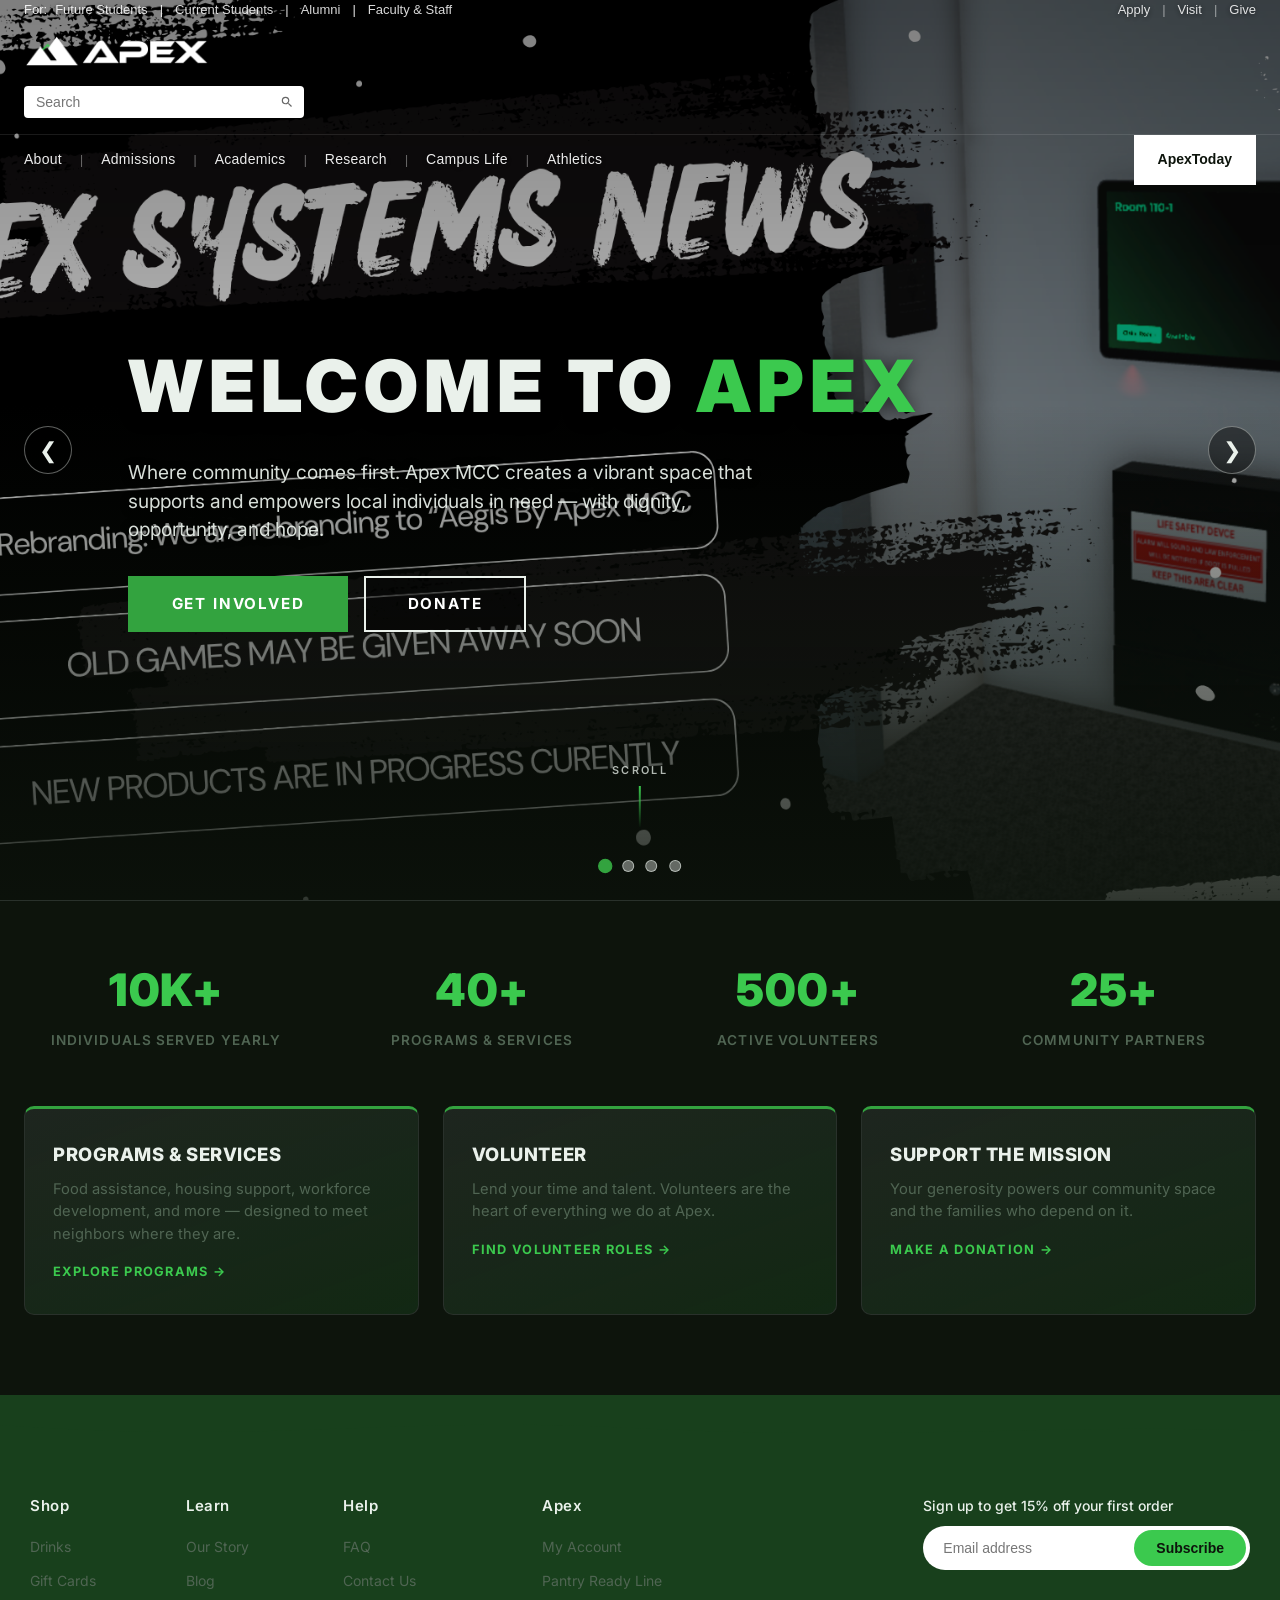
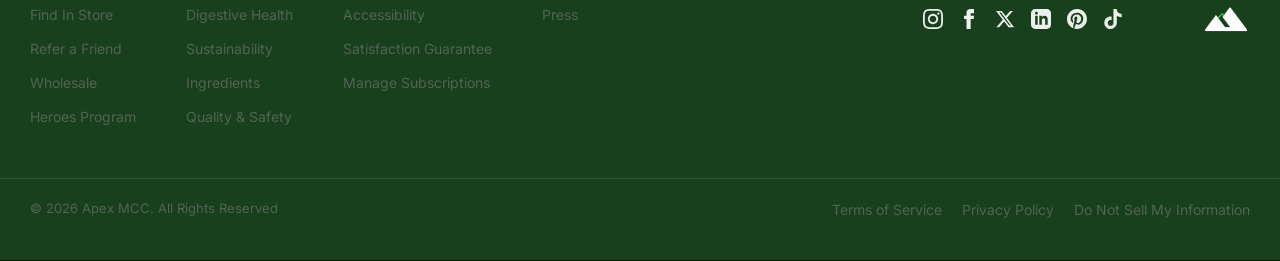
<file: index.html>
<!DOCTYPE html>
<html lang="en">
<head>
  <meta charset="UTF-8">
  <meta name="viewport" content="width=device-width, initial-scale=1.0">
  <meta http-equiv="refresh" content="0; url=pages/">
  <title>Redirecting…</title>
</head>
<body>
  <p>Redirecting to <a href="pages/">pages/</a>…</p>
</body>
</html>
</file>
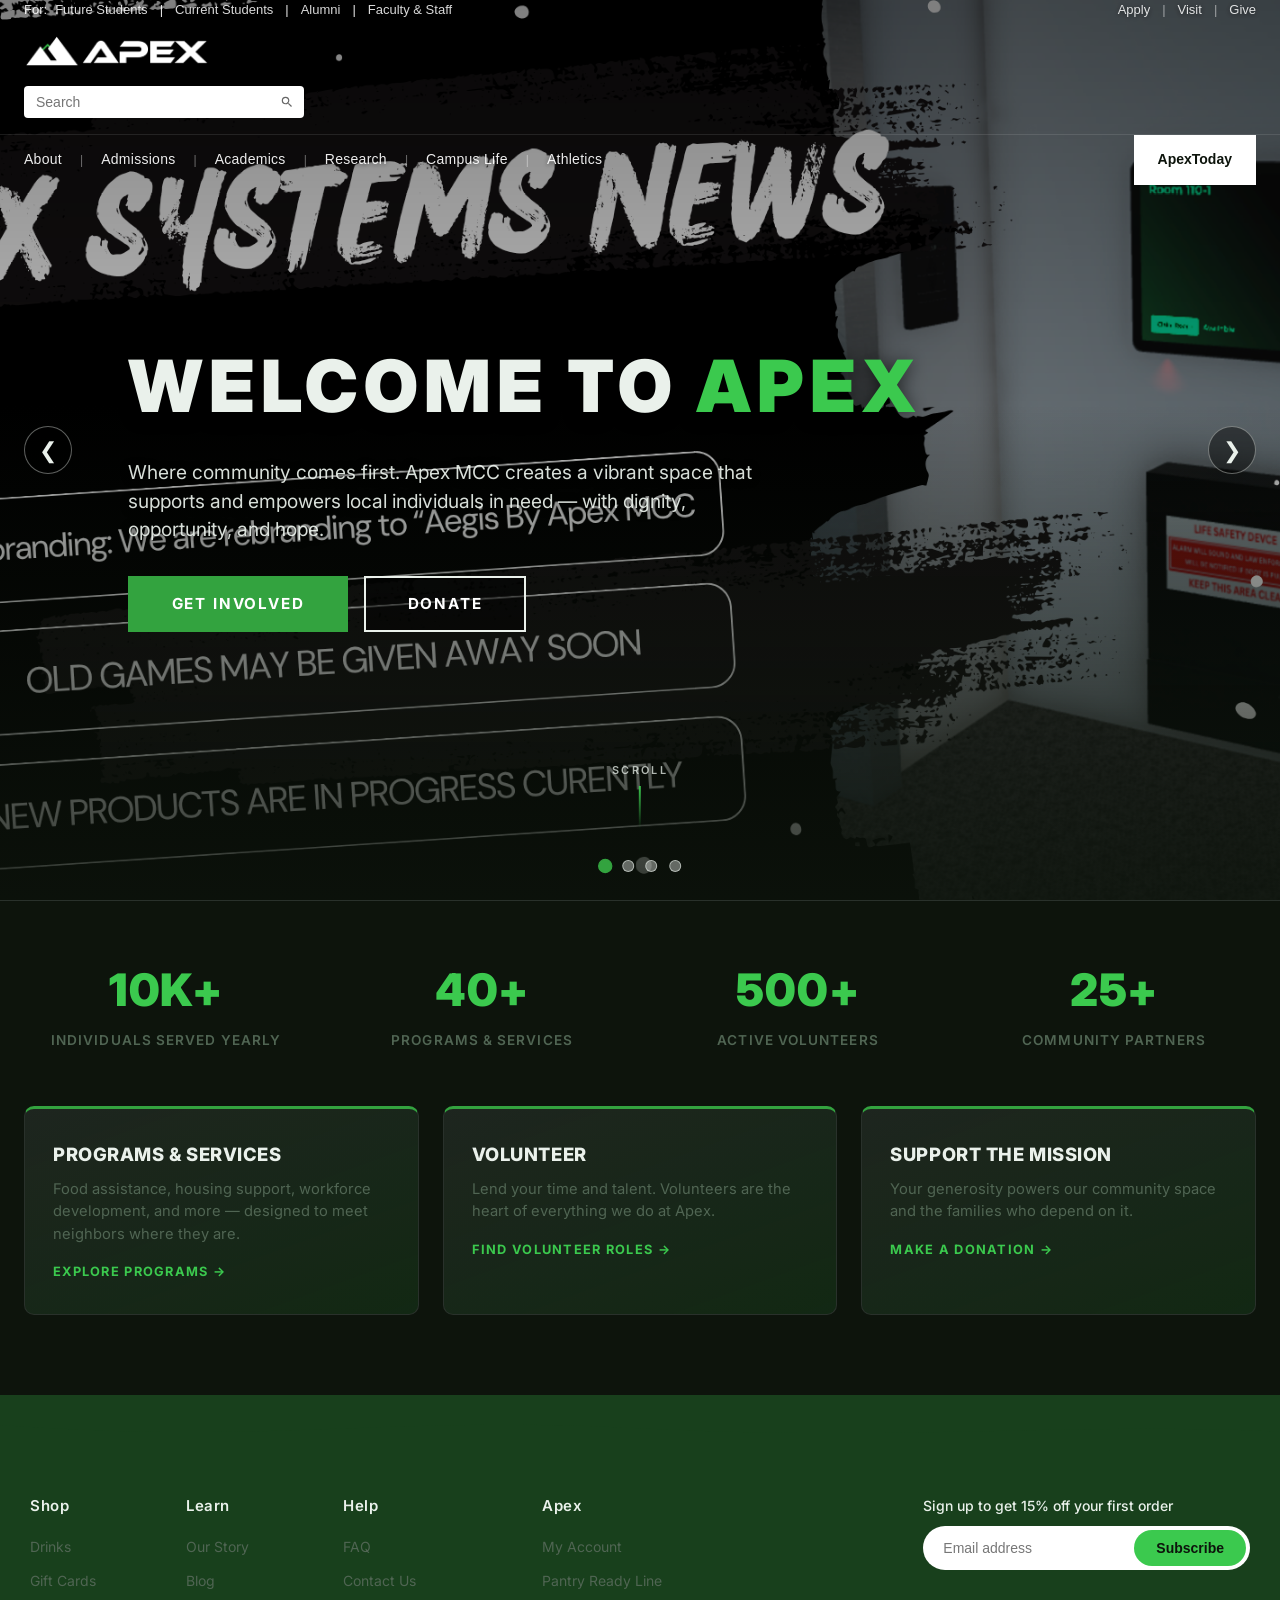
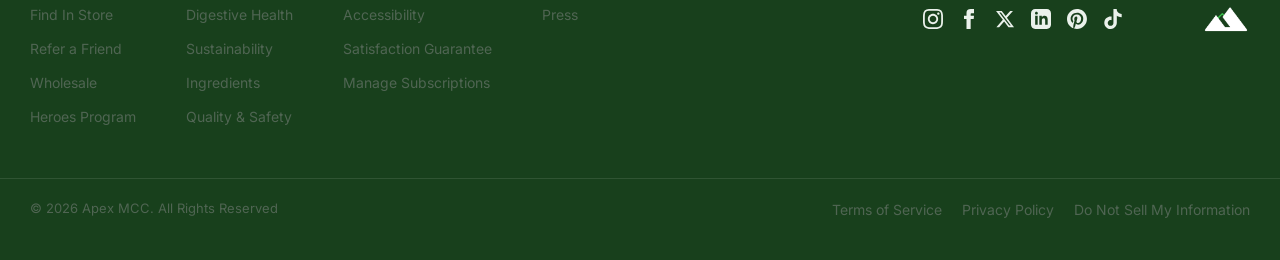
<file: pages/index.html>
<!DOCTYPE html>
<html lang="en">
<head>
  <meta charset="UTF-8">
  <meta name="viewport" content="width=device-width, initial-scale=1.0">
  <meta name="description" content="Apex MCC — a Michigan non-profit creating a vibrant community space that supports and empowers local individuals in need.">
  <title>Apex MCC — Home</title>
  <link rel="icon" type="image/png" href="../Slideshow/apex_logomain.png">
  <link rel="preconnect" href="https://fonts.googleapis.com">
  <link rel="preconnect" href="https://fonts.gstatic.com" crossorigin>
  <link href="https://fonts.googleapis.com/css2?family=Inter:wght@400;500;600;700;800;900&display=swap" rel="stylesheet">
  <style>
    :root {
      --bg-primary: #0d140c;
      --accent-green-light: #3bc94e;
      --accent-green: #33a33f;
      --accent-green-dark: #277a32;
      --accent-green-deep: #18401c;
      --text-light: #eaf1eb;
      --gray-muted: #506553;
      --gray-dark: #29312b;
    }

    * {
      margin: 0;
      padding: 0;
      box-sizing: border-box;
    }

    html, body {
      height: 100%;
    }

    body {
      font-family: "Inter", -apple-system, BlinkMacSystemFont, "Segoe UI", Roboto, Arial, sans-serif;
      background: var(--bg-primary);
      color: var(--text-light);
      line-height: 1.5;
    }

    /* ===== Quick stats band below the hero ===== */
    .stats-band {
      background: var(--bg-primary);
      border-top: 1px solid var(--gray-dark);
      padding: 3.5rem 1.5rem;
    }

    .stats-band-inner {
      max-width: 1300px;
      margin: 0 auto;
      display: grid;
      grid-template-columns: repeat(4, 1fr);
      gap: 2rem;
    }

    .stat {
      text-align: center;
      padding: 0 1rem;
    }

    .stat-num {
      font-size: clamp(1.9rem, 3.5vw, 2.8rem);
      font-weight: 900;
      color: var(--accent-green-light);
      letter-spacing: 0.02em;
    }

    .stat-label {
      margin-top: 0.35rem;
      font-size: 0.85rem;
      letter-spacing: 0.08em;
      text-transform: uppercase;
      color: var(--gray-muted);
      font-weight: 600;
    }

    /* ===== Quick-link cards ===== */
    .quick-section {
      max-width: 1300px;
      margin: 0 auto;
      padding: 0 1.5rem 5rem;
    }

    .quick-grid {
      display: grid;
      grid-template-columns: repeat(3, 1fr);
      gap: 1.5rem;
    }

    .quick-card {
      background: linear-gradient(160deg, rgba(41, 49, 43, 0.6), rgba(24, 64, 28, 0.45));
      border: 1px solid var(--gray-dark);
      border-top: 3px solid var(--accent-green);
      border-radius: 10px;
      padding: 2rem 1.75rem;
      text-decoration: none;
      transition: transform 0.25s ease, border-color 0.25s ease, box-shadow 0.25s ease;
    }

    .quick-card:hover {
      transform: translateY(-4px);
      border-color: var(--accent-green);
      box-shadow: 0 14px 34px rgba(0, 0, 0, 0.45);
    }

    .quick-card h3 {
      font-size: 1.15rem;
      font-weight: 800;
      letter-spacing: 0.03em;
      text-transform: uppercase;
      color: var(--text-light);
      margin-bottom: 0.6rem;
    }

    .quick-card p {
      font-size: 0.92rem;
      color: var(--gray-muted);
    }

    .quick-card .quick-link {
      display: inline-block;
      margin-top: 1.1rem;
      font-size: 0.8rem;
      font-weight: 700;
      letter-spacing: 0.1em;
      text-transform: uppercase;
      color: var(--accent-green-light);
    }

    @media (max-width: 900px) {
      .stats-band-inner { grid-template-columns: repeat(2, 1fr); }
      .quick-grid { grid-template-columns: 1fr; }
    }
  </style>
  <link rel="stylesheet" href="../css/navbar.css?v=6" />
  <link rel="stylesheet" href="../css/hero.css" />
  <link rel="stylesheet" href="../css/footer.css" />
</head>
<body>

  <header class="site-header">
    <!-- Top Utility Bar -->
    <div class="top-bar">
      <div class="container top-bar-container">
        <div class="utility-nav-left">
          <span>For:</span>
          <a href="#future-students">Future Students</a>
          <span class="separator">|</span>
          <a href="#current-students">Current Students</a>
          <span class="separator">|</span>
          <a href="#alumni">Alumni</a>
          <span class="separator">|</span>
          <a href="#faculty-staff">Faculty &amp; Staff</a>
        </div>
        <div class="utility-nav-right">
          <a href="#apply">Apply</a>
          <span class="separator">|</span>
          <a href="#visit">Visit</a>
          <span class="separator">|</span>
          <a href="#give">Give</a>
        </div>
      </div>
    </div>

    <!-- Logo Strip -->
    <div class="logo-strip">
      <div class="container">
        <img src="../Slideshow/apex_long.webp" alt="Apex logo" class="topbar-logo" />
      </div>
    </div>

    <!-- Middle Header: Search -->
    <div class="middle-header">
      <div class="container middle-container">
        <div class="search-wrapper">
          <input type="text" placeholder="Search" class="search-input">
          <button type="submit" class="search-btn" aria-label="Search">
            <svg viewBox="0 0 24 24">
              <path d="M15.5 14h-.79l-.28-.27A6.471 6.471 0 0 0 16 9.5 6.5 6.5 0 1 0 9.5 16c1.61 0 3.09-.59 4.23-1.57l.27.28v.79l5 4.99L20.49 19l-4.99-5zm-6 0C7.01 14 5 11.99 5 9.5S7.01 5 9.5 5 14 7.01 14 9.5 11.99 14 9.5 14z"/>
            </svg>
          </button>
        </div>
      </div>
    </div>

    <!-- Primary Navbar Strip -->
    <div class="primary-navbar">
      <div class="container nav-container">
        <nav class="main-nav">
          <a href="#about">About</a>
          <span class="nav-separator">|</span>
          <a href="#admissions">Admissions</a>
          <span class="nav-separator">|</span>
          <a href="#academics">Academics</a>
          <span class="nav-separator">|</span>
          <a href="#research">Research</a>
          <span class="nav-separator">|</span>
          <a href="#campus-life">Campus Life</a>
          <span class="nav-separator">|</span>
          <a href="#athletics">Athletics</a>
        </nav>

        <div class="nav-action">
          <a href="#apextoday" class="btn-apextoday">ApexToday</a>
        </div>
      </div>
    </div>
  </header>

  <!-- hero slideshow, fills the whole viewport -->
  <section class="hero" id="hero">
    <div class="slide active">
      <img src="../Slideshow/2zr4b24.webp" alt="Apex campus">
    </div>
    <div class="slide">
      <img src="../Slideshow/d4zf2td.webp" alt="Apex campus">
    </div>
    <div class="slide">
      <img src="../Slideshow/v3kk1xk.webp" alt="Apex campus">
    </div>
    <div class="slide">
      <img src="../Slideshow/wjtt28t.webp" alt="Apex campus">
    </div>

    <div class="hero-content">
      <h1>Welcome to <span class="hero-accent">Apex</span></h1>
      <p>Where community comes first. Apex MCC creates a vibrant space that supports and empowers local individuals in need — with dignity, opportunity, and hope.</p>
      <div class="hero-actions">
        <a href="#get-involved" class="hero-cta">Get Involved</a>
        <a href="#donate" class="hero-cta ghost">Donate</a>
      </div>
    </div>

    <button class="hero-arrow prev" id="prevBtn" aria-label="Previous slide">&#10094;</button>
    <button class="hero-arrow next" id="nextBtn" aria-label="Next slide">&#10095;</button>

    <div class="dots" id="dots"></div>

    <a href="#stats" class="hero-scroll">Scroll</a>
  </section>

  <section class="stats-band" id="stats">
    <div class="stats-band-inner">
      <div class="stat">
        <div class="stat-num">10K+</div>
        <div class="stat-label">Individuals Served Yearly</div>
      </div>
      <div class="stat">
        <div class="stat-num">40+</div>
        <div class="stat-label">Programs &amp; Services</div>
      </div>
      <div class="stat">
        <div class="stat-num">500+</div>
        <div class="stat-label">Active Volunteers</div>
      </div>
      <div class="stat">
        <div class="stat-num">25+</div>
        <div class="stat-label">Community Partners</div>
      </div>
    </div>
  </section>

  <section class="quick-section">
    <div class="quick-grid">
      <a href="#" class="quick-card">
        <h3>Programs &amp; Services</h3>
        <p>Food assistance, housing support, workforce development, and more — designed to meet neighbors where they are.</p>
        <span class="quick-link">Explore programs &rarr;</span>
      </a>
      <a href="#" class="quick-card">
        <h3>Volunteer</h3>
        <p>Lend your time and talent. Volunteers are the heart of everything we do at Apex.</p>
        <span class="quick-link">Find volunteer roles &rarr;</span>
      </a>
      <a href="#" class="quick-card">
        <h3>Support the Mission</h3>
        <p>Your generosity powers our community space and the families who depend on it.</p>
        <span class="quick-link">Make a donation &rarr;</span>
      </a>
    </div>
  </section>

  <footer class="footer">
    <div class="footer-wave">
      <svg viewBox="0 0 1440 120" fill="none" xmlns="http://www.w3.org/2000/svg" preserveAspectRatio="none">
        <path d="M0,30 C320,90 420,0 720,40 C1020,80 1200,20 1440,50 L1440,120 L0,120 Z" fill="#18401c"></path>
      </svg>
    </div>
    <div class="footer-container">
      <div class="footer-links-grid">
        <div class="footer-col">
          <h4>Shop</h4>
          <ul>
            <li><a href="#">Drinks</a></li>
            <li><a href="#">Gift Cards</a></li>
            <li><a href="#">Find In Store</a></li>
            <li><a href="#">Refer a Friend</a></li>
            <li><a href="#">Wholesale</a></li>
            <li><a href="#">Heroes Program</a></li>
          </ul>
        </div>
        <div class="footer-col">
          <h4>Learn</h4>
          <ul>
            <li><a href="#">Our Story</a></li>
            <li><a href="#">Blog</a></li>
            <li><a href="#">Digestive Health</a></li>
            <li><a href="#">Sustainability</a></li>
            <li><a href="#">Ingredients</a></li>
            <li><a href="#">Quality & Safety</a></li>
          </ul>
        </div>
        <div class="footer-col">
          <h4>Help</h4>
          <ul>
            <li><a href="#">FAQ</a></li>
            <li><a href="#">Contact Us</a></li>
            <li><a href="#">Accessibility</a></li>
            <li><a href="#">Satisfaction Guarantee</a></li>
            <li><a href="#">Manage Subscriptions</a></li>
          </ul>
        </div>
        <div class="footer-col">
          <h4>Apex</h4>
          <ul>
            <li><a href="#">My Account</a></li>
            <li><a href="#">Pantry Ready Line</a></li>
            <li><a href="#">Press</a></li>
          </ul>
        </div>
      </div>
      <div class="footer-right-section">
        <div class="newsletter-box">
          <p>Sign up to get 15% off your first order</p>
          <form class="newsletter-form" onsubmit="return false;">
            <input type="email" placeholder="Email address" />
            <button type="submit">Subscribe</button>
          </form>
        </div>
        <div class="social-and-badge">
          <div class="social-icons">
            <a href="#" aria-label="Instagram"><svg width="20" height="20" fill="currentColor" viewBox="0 0 24 24"><path d="M12 2.163c3.204 0 3.584.012 4.85.07 3.252.148 4.771 1.691 4.919 4.919.058 1.265.069 1.645.069 4.849 0 3.205-.012 3.584-.069 4.849-.149 3.225-1.664 4.771-4.919 4.919-1.266.058-1.644.07-4.85.07-3.204 0-3.584-.012-4.849-.07-3.26-.149-4.771-1.699-4.919-4.92-.058-1.265-.07-1.644-.07-4.849 0-3.204.013-3.583.07-4.849.149-3.227 1.664-4.771 4.919-4.919 1.266-.057 1.645-.069 4.849-.069zm0-2.163c-3.259 0-3.667.014-4.947.072-4.358.2-6.78 2.618-6.98 6.98-.059 1.281-.073 1.689-.073 4.948 0 3.259.014 3.668.072 4.948.2 4.358 2.618 6.78 6.98 6.98 1.281.058 1.689.072 4.948.072 3.259 0 3.668-.014 4.948-.072 4.354-.2 6.782-2.618 6.979-6.98.059-1.28.073-1.689.073-4.948 0-3.259-.014-3.667-.072-4.947-.196-4.354-2.617-6.78-6.979-6.98-1.281-.059-1.69-.073-4.949-.073zm0 5.838c-3.403 0-6.162 2.759-6.162 6.162s2.759 6.163 6.162 6.163 6.162-2.759 6.162-6.163c0-3.403-2.759-6.162-6.162-6.162zm0 10.162c-2.209 0-4-1.79-4-4 0-2.209 1.791-4 4-4s4 1.791 4 4c0 2.21-1.791 4-4 4zm6.406-11.845c-.796 0-1.441.645-1.441 1.44s.645 1.44 1.441 1.44c.795 0 1.439-.645 1.439-1.44s-.644-1.44-1.439-1.44z"/></svg></a>
            <a href="#" aria-label="Facebook"><svg width="20" height="20" fill="currentColor" viewBox="0 0 24 24"><path d="M9 8H6v4h3v12h5V12h3.642L18 8h-4V6.333C14 5.37 14.5 5 15.5 5H18V0h-3.808C10.5 0 9 1.5 9 4.615V8z"/></svg></a>
            <a href="#" aria-label="X (Twitter)"><svg width="20" height="20" fill="currentColor" viewBox="0 0 24 24"><path d="M18.244 2.25h3.308l-7.227 8.26 8.502 11.24H16.17l-5.214-6.817L4.99 21.75H1.68l7.73-8.835L1.254 2.25H8.08l4.713 6.231zm-1.161 17.52h1.833L7.084 4.126H5.117z"/></svg></a>
            <a href="#" aria-label="LinkedIn"><svg width="20" height="20" fill="currentColor" viewBox="0 0 24 24"><path d="M19 0h-14c-2.761 0-5 2.239-5 5v14c0 2.761 2.239 5 5 5h14c2.762 0 5-2.239 5-5v-14c0-2.761-2.238-5-5-5zm-11 19h-3v-11h3v11zm-1.5-12.268c-.966 0-1.75-.79-1.75-1.764s.784-1.764 1.75-1.764 1.75.79 1.75 1.764-.783 1.764-1.75 1.764zm13.5 12.268h-3v-5.604c0-3.368-4-3.113-4 0v5.604h-3v-11h3v1.765c1.396-2.586 7-2.777 7 2.476v6.759z"/></svg></a>
            <a href="#" aria-label="Pinterest"><svg width="20" height="20" fill="currentColor" viewBox="0 0 24 24"><path d="M12 0c-6.627 0-12 5.372-12 12 0 5.084 3.163 9.426 7.627 11.174-.105-.949-.2-2.405.042-3.441.218-.937 1.407-5.965 1.407-5.965s-.359-.719-.359-1.782c0-1.668.967-2.914 2.171-2.914 1.023 0 1.518.769 1.518 1.69 0 1.029-.655 2.568-.994 3.995-.283 1.194.599 2.169 1.777 2.169 2.133 0 3.772-2.249 3.772-5.495 0-2.873-2.064-4.882-5.012-4.882-3.414 0-5.418 2.561-5.418 5.207 0 1.031.397 2.138.893 2.738.098.119.112.224.083.345-.09.375-.291 1.199-.331 1.363-.053.225-.172.273-.396.164-1.477-.687-2.401-2.844-2.401-4.577 0-3.725 2.706-7.156 7.808-7.156 4.101 0 7.291 2.924 7.291 6.834 0 4.076-2.571 7.358-6.138 7.358-1.198 0-2.324-.623-2.708-1.356l-.738 2.814c-.267 1.025-.989 2.308-1.474 3.093 1.112.342 2.296.527 3.518.527 6.627 0 12-5.373 12-12 0-6.628-5.373-12-12-12z"/></svg></a>
            <a href="#" aria-label="TikTok"><svg width="20" height="20" fill="currentColor" viewBox="0 0 24 24"><path d="M12.525.02c1.31-.02 2.61-.01 3.91-.02.08 1.53.63 3.09 1.75 4.17 1.12 1.11 2.7 1.62 4.24 1.79v4.03c-1.44-.05-2.89-.35-4.2-.97-.57-.26-1.1-.59-1.62-.93-.01 2.92.01 5.84-.02 8.75-.08 1.4-.54 2.79-1.35 3.94-1.31 1.92-3.58 3.17-5.91 3.21-1.43.08-2.86-.31-4.08-1.03-2.02-1.19-3.44-3.37-3.65-5.71-.02-.5-.03-1-.01-1.49.18-1.9 1.12-3.72 2.58-4.96 1.66-1.44 3.98-2.13 6.15-1.72.02 1.48-.04 2.96-.04 4.44-.99-.32-2.15-.23-3.02.37-.63.41-1.11 1.04-1.36 1.75-.21.51-.15 1.07-.14 1.61.24 1.64 1.82 3.02 3.5 2.87 1.12-.01 2.19-.66 2.77-1.61.19-.33.4-.67.41-1.06.1-1.79.06-3.57.07-5.36.01-4.03-.01-8.05.02-12.07z"/></svg></a>
          </div>
          <div class="footer-logo" title="Apex MCC">
            <img src="../Slideshow/apex_logomain.png" alt="Apex MCC logo" />
          </div>
        </div>
      </div>
    </div>
    <div class="footer-bottom">
      <span>© 2026 Apex MCC. All Rights Reserved</span>
      <div class="footer-legal-links">
        <a href="#">Terms of Service</a>
        <a href="#">Privacy Policy</a>
        <a href="#">Do Not Sell My Information</a>
      </div>
    </div>
  </footer>

  <script src="../js/slideshow.js"></script>
</body>
</html>
</file>
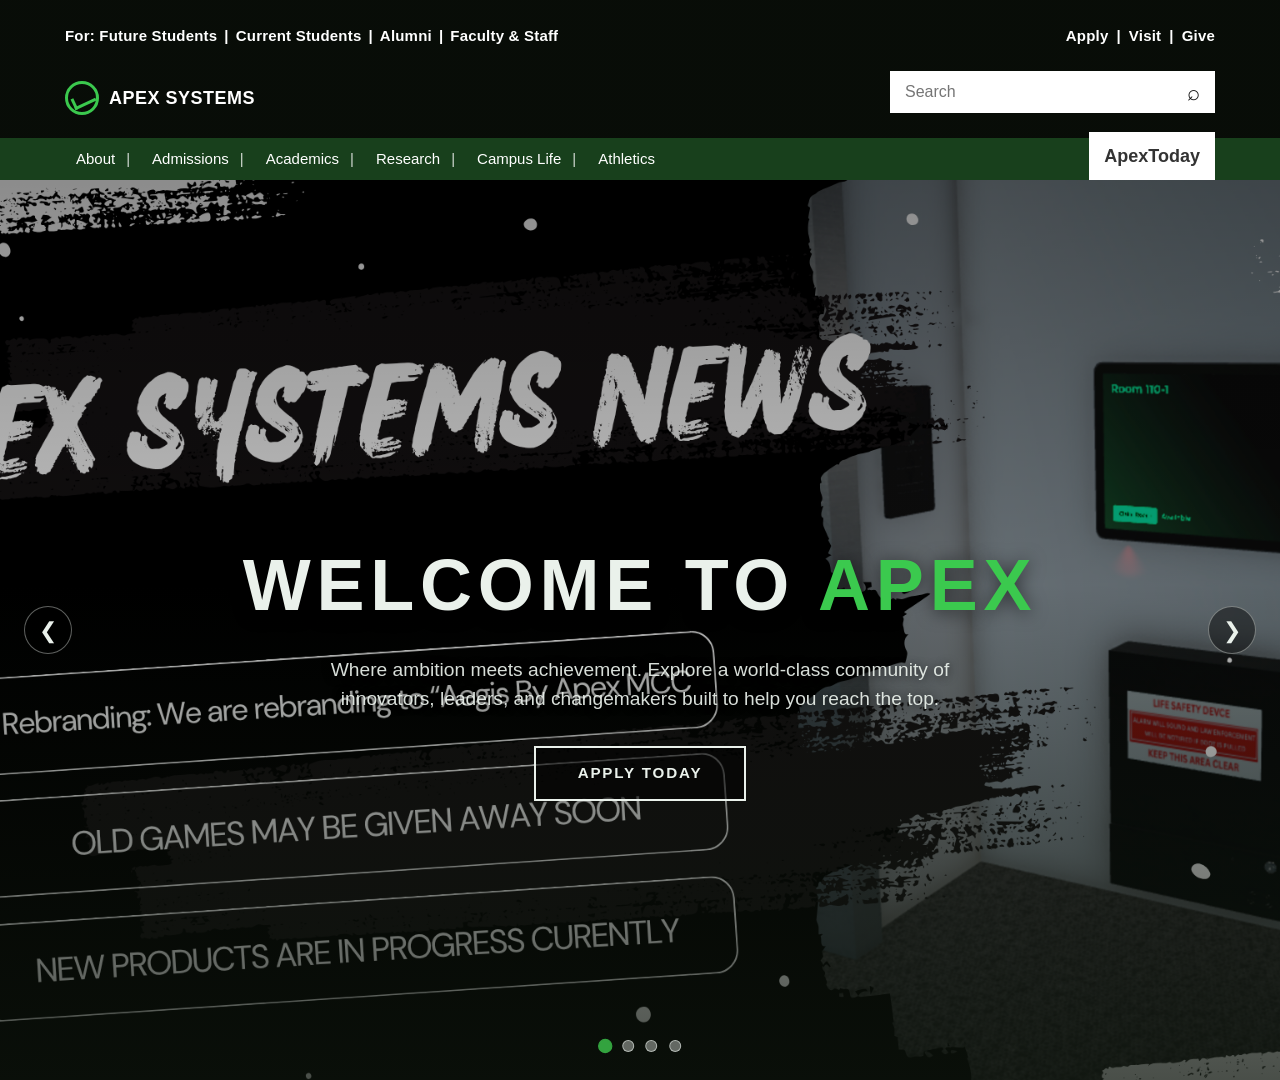
<file: websitev3/pages/index.html>
<!DOCTYPE html>
<html lang="en">
<head>
  <meta charset="UTF-8">
  <meta name="viewport" content="width=device-width, initial-scale=1.0">
  <title>Apex Systems — Home</title>
  <style>
    :root {
      --bg-primary: #0d140c;
      --accent-green-light: #3bc94e;
      --accent-green: #33a33f;
      --accent-green-dark: #277a32;
      --accent-green-deep: #18401c;
      --text-light: #eaf1eb;
      --gray-muted: #506553;
      --gray-dark: #29312b;
    }

    * {
      margin: 0;
      padding: 0;
      box-sizing: border-box;
    }

    html, body {
      height: 100%;
    }

    body {
      font-family: -apple-system, BlinkMacSystemFont, "Segoe UI", Roboto, Arial, sans-serif;
      background: var(--bg-primary);
      color: var(--text-light);
      line-height: 1.5;
    }
  </style>
  <link rel="stylesheet" href="../css/navbar.css" />
  <link rel="stylesheet" href="../css/hero.css" />
</head>
<body>

  <div data-include="../includes/nav.html" data-base="../"></div>

  <!-- hero slideshow, fills the whole viewport -->
  <section class="hero" id="hero">
    <div class="slide active">
      <img src="../Slideshow/2zr4b24.webp" alt="Apex campus">
    </div>
    <div class="slide">
      <img src="../Slideshow/d4zf2td.webp" alt="Apex campus">
    </div>
    <div class="slide">
      <img src="../Slideshow/v3kk1xk.webp" alt="Apex campus">
    </div>
    <div class="slide">
      <img src="../Slideshow/wjtt28t.webp" alt="Apex campus">
    </div>

    <div class="hero-content">
      <h1>Welcome to <span class="hero-accent">Apex</span></h1>
      <p>Where ambition meets achievement. Explore a world-class community of innovators, leaders, and changemakers built to help you reach the top.</p>
      <a href="#" class="hero-cta">Apply Today</a>
    </div>

    <button class="hero-arrow prev" id="prevBtn" aria-label="Previous slide">&#10094;</button>
    <button class="hero-arrow next" id="nextBtn" aria-label="Next slide">&#10095;</button>

    <div class="dots" id="dots"></div>
  </section>

  <script src="../includes/include.js"></script>
  <script src="../js/slideshow.js"></script>
</body>
</html>
</file>
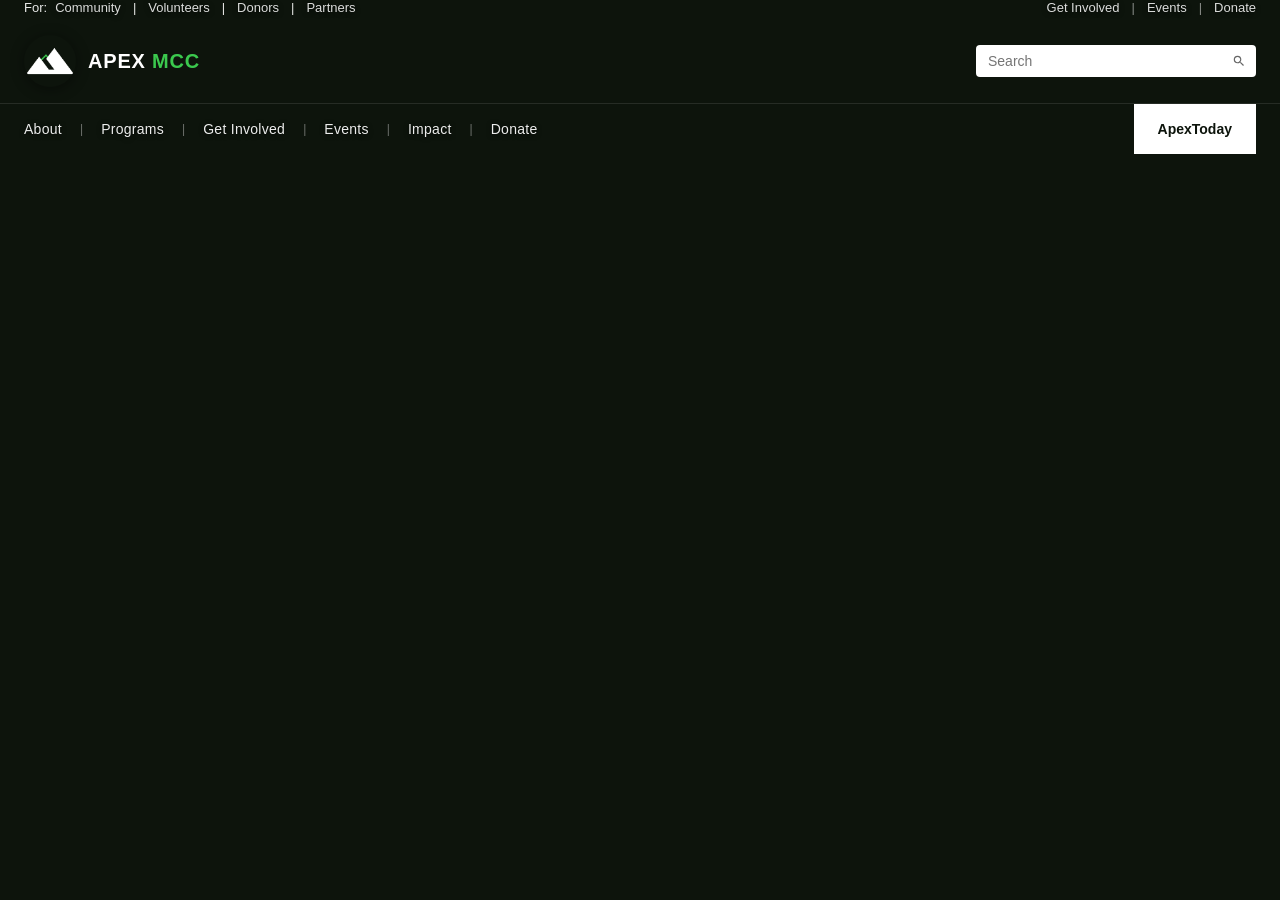
<file: pages/navbar.html>
<!DOCTYPE html>
<html lang="en">
<head>
  <meta charset="UTF-8" />
  <meta name="viewport" content="width=device-width, initial-scale=1.0" />
  <title>Apex Systems — Navbar</title>
  <link rel="icon" type="image/png" href="../Slideshow/apex_logomain.png">
  <link rel="preconnect" href="https://fonts.googleapis.com">
  <link rel="preconnect" href="https://fonts.gstatic.com" crossorigin>
  <link href="https://fonts.googleapis.com/css2?family=Inter:wght@400;500;600;700;800;900&display=swap" rel="stylesheet">
  <style>
    :root {
      --bg-primary: #0d140c;
      --accent-green-light: #3bc94e;
      --accent-green: #33a33f;
      --accent-green-dark: #277a32;
      --accent-green-deep: #18401c;
      --text-light: #eaf1eb;
      --gray-muted: #506553;
      --gray-dark: #29312b;
    }

    * {
      margin: 0;
      padding: 0;
      box-sizing: border-box;
    }

    body {
      font-family: "Inter", -apple-system, BlinkMacSystemFont, "Segoe UI", Roboto, Arial, sans-serif;
      background: #0d140c;
      min-height: 100vh;
    }

    .demo-spacer {
      height: 300px;
    }
  </style>
  <link rel="stylesheet" href="../css/navbar.css" />
</head>
<body>

  <div data-include="../includes/nav.html" data-base="../"></div>
  <div class="demo-spacer"></div>

  <script src="../includes/include.js"></script>
</body>
</html>
</file>
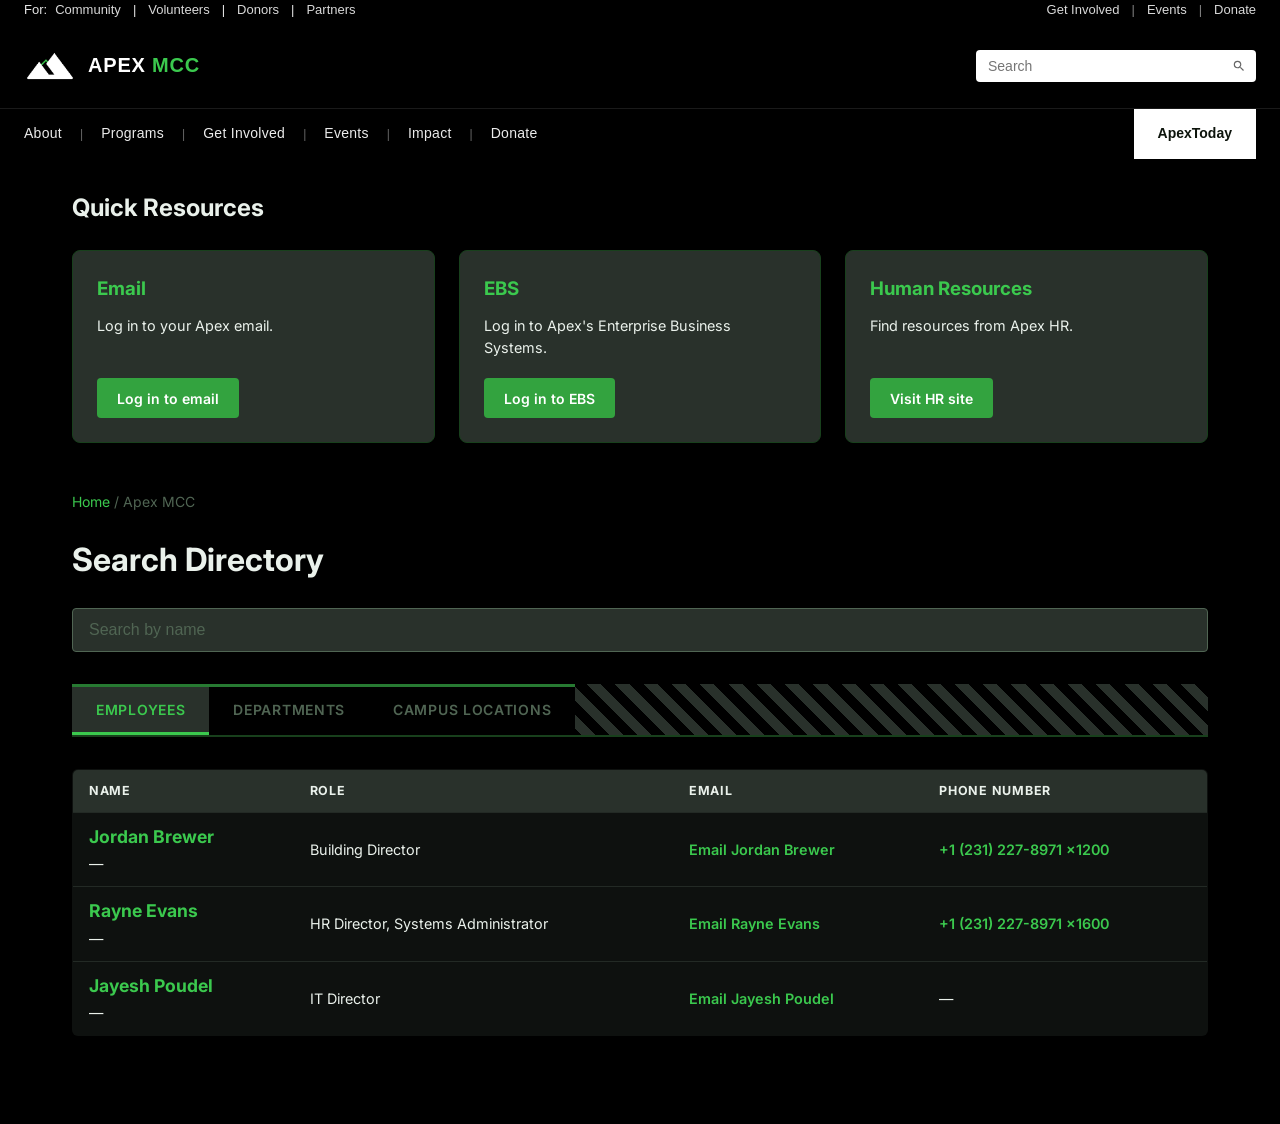
<file: pages/staff.html>
<!DOCTYPE html>
<html lang="en">
<head>
  <meta charset="UTF-8" />
  <meta name="viewport" content="width=device-width, initial-scale=1.0" />
  <title>Staff Directory · APEX MCC</title>
  <link rel="icon" type="image/png" href="../Slideshow/apex_logomain.png">
  <link rel="preconnect" href="https://fonts.googleapis.com">
  <link rel="preconnect" href="https://fonts.gstatic.com" crossorigin>
  <link href="https://fonts.googleapis.com/css2?family=Inter:wght@400;500;600;700;800;900&display=swap" rel="stylesheet">
  <style>
    :root {
      --bg-primary: #000000;
      --accent-green-light: #3bc94e;
      --accent-green: #33a33f;
      --accent-green-dark: #277a32;
      --accent-green-deep: #18401c;
      --text-light: #eaf1eb;
      --gray-muted: #506553;
      --gray-dark: #29312b;
    }

    * {
      margin: 0;
      padding: 0;
      box-sizing: border-box;
    }

    body {
      font-family: "Inter", -apple-system, BlinkMacSystemFont, "Segoe UI", Roboto, Arial, sans-serif;
      background: var(--bg-primary);
      color: var(--text-light);
      line-height: 1.5;
    }

    .directory-container {
      max-width: 1200px;
      margin: 0 auto;
      padding: 190px 2rem 3rem;
    }

    .breadcrumb {
      font-size: 0.875rem;
      color: var(--gray-muted);
      margin-bottom: 1.5rem;
    }

    .breadcrumb a {
      color: var(--accent-green-light);
      text-decoration: none;
    }

    .breadcrumb a:hover {
      text-decoration: underline;
    }

    .directory-title {
      font-size: 2rem;
      font-weight: 700;
      color: var(--text-light);
      margin-bottom: 1.5rem;
    }

    .search-box-container {
      position: relative;
      margin-bottom: 2rem;
    }

    .directory-search {
      width: 100%;
      padding: 0.75rem 1rem;
      background: var(--gray-dark);
      border: 1px solid var(--gray-muted);
      border-radius: 4px;
      color: var(--text-light);
      font-size: 1rem;
    }

    .directory-search::placeholder {
      color: var(--gray-muted);
    }

    .directory-search:focus {
      outline: none;
      border-color: var(--accent-green-light);
      box-shadow: 0 0 0 3px rgba(59, 201, 78, 0.2);
    }

    .tabs-container {
      background: repeating-linear-gradient(
        45deg,
        var(--gray-dark),
        var(--gray-dark) 10px,
        var(--bg-primary) 10px,
        var(--bg-primary) 20px
      );
      border-bottom: 2px solid var(--accent-green-deep);
      margin-bottom: 2rem;
    }

    .tabs-list {
      display: flex;
      list-style: none;
      background: var(--bg-primary);
      max-width: fit-content;
      border-top: 3px solid var(--accent-green-dark);
    }

    .tab-item {
      padding: 0.75rem 1.5rem;
      font-weight: 600;
      font-size: 0.875rem;
      color: var(--gray-muted);
      cursor: pointer;
      text-transform: uppercase;
      letter-spacing: 0.05em;
    }

    .tab-item.active {
      color: var(--accent-green-light);
      background: var(--gray-dark);
      border-bottom: 3px solid var(--accent-green-light);
    }

    .staff-table {
      width: 100%;
      border-collapse: collapse;
      text-align: left;
    }

    .staff-table th {
      padding: 1rem 1.25rem;
      border-bottom: 2px solid var(--text-light);
      color: var(--text-light);
      font-weight: 700;
      font-size: 0.9rem;
    }

    .staff-table td {
      padding: 1.25rem 1.25rem;
      border-bottom: 1px solid var(--gray-dark);
      vertical-align: middle;
    }

    .staff-name {
      color: var(--accent-green-light);
      font-weight: 700;
      font-size: 1.1rem;
      text-decoration: none;
      display: block;
    }

    .staff-name:hover {
      text-decoration: underline;
    }

    .staff-role {
      color: var(--text-light);
      font-size: 0.9rem;
      margin-top: 0.2rem;
    }

    .apply-link {
      color: var(--accent-green-light);
      text-decoration: none;
    }

    .apply-link:hover {
      text-decoration: underline;
    }

    .staff-edit {
      margin-top: 2rem;
      font-size: 0.875rem;
      color: var(--gray-muted);
      border-top: 1px solid var(--gray-dark);
      padding-top: 1rem;
    }

    .resources-section {
      margin-bottom: 3rem;
    }

    .resources-title {
      font-size: 1.5rem;
      font-weight: 700;
      color: var(--text-light);
      margin-bottom: 1.5rem;
    }

    .resources-grid {
      display: grid;
      grid-template-columns: repeat(3, 1fr);
      gap: 1.5rem;
    }

    .resource-card {
      background: var(--gray-dark);
      border: 1px solid var(--accent-green-deep);
      border-radius: 8px;
      padding: 1.5rem;
      display: flex;
      flex-direction: column;
    }

    .resource-title {
      color: var(--accent-green-light);
      font-weight: 700;
      margin-bottom: 0.75rem;
    }

    .resource-desc {
      color: var(--text-light);
      font-size: 0.9rem;
      flex: 1;
      margin-bottom: 1.25rem;
    }

    .resource-btn {
      display: inline-block;
      background: var(--accent-green);
      color: #fff;
      text-decoration: none;
      padding: 0.6rem 1.25rem;
      border-radius: 4px;
      font-weight: 600;
      font-size: 0.875rem;
      align-self: flex-start;
    }

    .resource-btn:hover {
      background: var(--accent-green-dark);
    }

    @media (max-width: 768px) {
      .resources-grid {
        grid-template-columns: 1fr;
      }
    }
  </style>
  <link rel="stylesheet" href="../css/staff.css" />
</head>
<body>

  <div data-include="../includes/nav.html" data-base="../"></div>

  <main class="directory-container">
    <section class="resources-section">
      <h2 class="resources-title">Quick Resources</h2>
      <div class="resources-grid">
        <div class="resource-card">
          <h3 class="resource-title">Email</h3>
          <p class="resource-desc">Log in to your Apex email.</p>
          <a class="resource-btn" href="#">Log in to email</a>
        </div>
        <div class="resource-card">
          <h3 class="resource-title">EBS</h3>
          <p class="resource-desc">Log in to Apex's Enterprise Business Systems.</p>
          <a class="resource-btn" href="#">Log in to EBS</a>
        </div>
        <div class="resource-card">
          <h3 class="resource-title">Human Resources</h3>
          <p class="resource-desc">Find resources from Apex HR.</p>
          <a class="resource-btn" href="#">Visit HR site</a>
        </div>
      </div>
    </section>

    <div class="breadcrumb">
      <a href="index.html">Home</a> / <span>Apex MCC</span>
    </div>

    <h1 class="directory-title">Search Directory</h1>

    <div class="search-box-container">
      <input type="text" class="directory-search" placeholder="Search by name" />
    </div>

    <div class="tabs-container">
      <ul class="tabs-list">
        <li class="tab-item active">Employees</li>
        <li class="tab-item">Departments</li>
        <li class="tab-item">Campus Locations</li>
      </ul>
    </div>

    <section class="staff-section">
      <table class="staff-table">
        <thead>
          <tr>
            <th>Name</th>
            <th>Role</th>
            <th>Email</th>
            <th>Phone Number</th>
          </tr>
        </thead>
        <tbody id="staff-tbody">
          <tr>
            <td>
              <a href="mailto:jordan.brewer@district.apexmcc.org" class="staff-name">Jordan Brewer</a>
              <div class="staff-role">—</div>
            </td>
            <td>Building Director</td>
            <td><a class="apply-link" href="mailto:jordan.brewer@district.apexmcc.org">Email Jordan Brewer</a></td>
            <td><a class="apply-link" href="tel:+12312278971p1200">+1 (231) 227-8971 x1200</a></td>
          </tr>
          <tr>
            <td>
              <a href="mailto:rayne.evans@district.apexmcc.org" class="staff-name">Rayne Evans</a>
              <div class="staff-role">—</div>
            </td>
            <td>HR Director, Systems Administrator</td>
            <td><a class="apply-link" href="mailto:rayne.evans@district.apexmcc.org">Email Rayne Evans</a></td>
            <td><a class="apply-link" href="tel:+12312278971p1600">+1 (231) 227-8971 x1600</a></td>
          </tr>
          <tr>
            <td>
              <a href="mailto:jayesh.poudel@apexmcc.org" class="staff-name">Jayesh Poudel</a>
              <div class="staff-role">—</div>
            </td>
            <td>IT Director</td>
            <td><a class="apply-link" href="mailto:jayesh.poudel@apexmcc.org">Email Jayesh Poudel</a></td>
            <td>—</td>
          </tr>
        </tbody>
      </table>
    </section>
  </main>

  <script src="../includes/include.js"></script>
  <script>
    const searchInput = document.querySelector(".directory-search");
    const rows = Array.from(document.querySelectorAll("#staff-tbody tr"));

    searchInput.addEventListener("input", () => {
      const query = searchInput.value.trim().toLowerCase();
      let visible = 0;
      rows.forEach((row) => {
        const match = row.textContent.toLowerCase().includes(query);
        row.style.display = match ? "" : "none";
        if (match) visible++;
      });
      if (visible === 0) {
        let empty = document.querySelector("#staff-tbody tr.empty-row");
        if (!empty) {
          empty = document.createElement("tr");
          empty.className = "empty-row";
          empty.innerHTML = '<td colspan="4" style="padding: 1.25rem 0.75rem; color: var(--gray-muted);">No results found</td>';
          document.querySelector("#staff-tbody").appendChild(empty);
        }
        empty.style.display = "";
      } else {
        const empty = document.querySelector("#staff-tbody tr.empty-row");
        if (empty) empty.style.display = "none";
      }
    });
  </script>
</body>
</html>
</file>
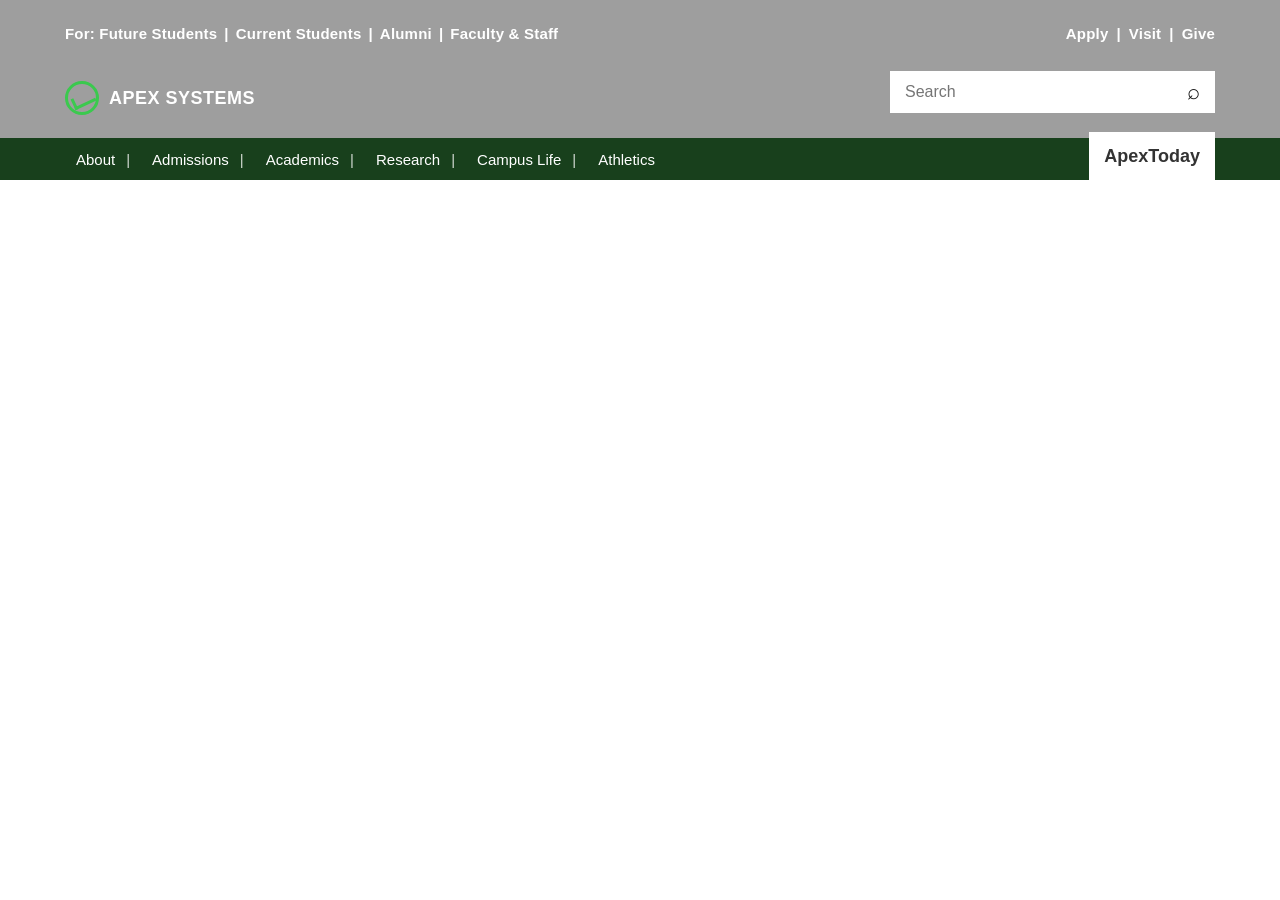
<file: websitev3/pages/navbar.html>
<!DOCTYPE html>
<html lang="en">
<head>
  <meta charset="UTF-8" />
  <meta name="viewport" content="width=device-width, initial-scale=1.0" />
  <title>Apex Systems — Navbar</title>
  <style>
    :root {
      --bg-primary: #0d140c;
      --accent-green-light: #3bc94e;
      --accent-green: #33a33f;
      --accent-green-dark: #277a32;
      --accent-green-deep: #18401c;
      --text-light: #eaf1eb;
      --gray-muted: #506553;
      --gray-dark: #29312b;
    }

    * {
      margin: 0;
      padding: 0;
      box-sizing: border-box;
    }

    body {
      font-family: Arial, Helvetica, sans-serif;
      background: #ffffff;
      min-height: 100vh;
    }
  </style>
  <link rel="stylesheet" href="../css/navbar.css" />
</head>
<body>

  <div data-include="../includes/nav.html" data-base="../"></div>

  <script src="../includes/include.js"></script>
</body>
</html>
</file>
<file: css/navbar.css>
/* ===== Shared navbar =====
   Transparent header that overlays the hero slideshow on the home page.
   Used by every page via includes/nav.html */

.site-header {
  position: absolute;
  top: 0;
  left: 0;
  right: 0;
  z-index: 100;
  width: 100%;
  font-family: -apple-system, BlinkMacSystemFont, "Segoe UI", Roboto, Helvetica, Arial, sans-serif;
  box-sizing: border-box;
  background: transparent;
  color: #ffffff;
}

.site-header *,
.site-header *::before,
.site-header *::after {
  box-sizing: inherit;
}

.container {
  max-width: 1300px;
  margin: 0 auto;
  padding: 0 24px;
}

/* ===== Top Utility Bar ===== */
.top-bar {
  padding: 0 0 8px;
  font-size: 13px;
  display: flex;
  justify-content: space-between;
  align-items: center;
}

.top-bar-container {
  display: flex;
  justify-content: space-between;
  align-items: flex-start;
  width: 100%;
}

.utility-nav-left {
  display: flex;
  align-items: center;
  gap: 8px;
}

/* ===== Logo Strip ===== */
.logo-strip {
  padding: 8px 0;
}

.topbar-logo {
  height: 30px;
  width: auto;
  display: block;
}

.utility-nav-left span {
  font-weight: 500;
  opacity: 0.9;
}

.utility-nav-left a,
.utility-nav-right a {
  color: #ffffff;
  text-decoration: none;
  opacity: 0.85;
  text-shadow: 0 1px 5px rgba(0, 0, 0, 0.65);
  transition: opacity 0.2s ease;
}

.utility-nav-left a:hover,
.utility-nav-right a:hover {
  opacity: 1;
}

.separator {
  opacity: 0.5;
  margin: 0 4px;
}

.utility-nav-right {
  display: flex;
  align-items: center;
  gap: 8px;
}

/* ===== Middle Header (Brand + Search) ===== */
.middle-header {
  padding: 12px 0 16px 0;
}

.middle-container {
  display: flex;
  justify-content: space-between;
  align-items: center;
  width: 100%;
  gap: 24px;
}

/* Brand lockup */
.brand-lockup {
  display: flex;
  align-items: center;
  gap: 12px;
  text-decoration: none;
  color: #ffffff;
  min-width: 0;
}

.brand-logo {
  width: 52px;
  height: 52px;
  object-fit: contain;
  border-radius: 50%;
  box-shadow: 0 2px 14px rgba(0, 0, 0, 0.45);
}

.brand-text {
  display: flex;
  flex-direction: column;
  line-height: 1.15;
}

.brand-name {
  font-size: 1.25rem;
  font-weight: 800;
  letter-spacing: 0.04em;
  text-transform: uppercase;
}

.brand-name em {
  font-style: normal;
  color: var(--accent-green-light, #3bc94e);
}

.brand-tag {
  font-size: 0.72rem;
  font-weight: 500;
  letter-spacing: 0.06em;
  text-transform: uppercase;
  opacity: 0.75;
}

/* Search Bar */
.search-wrapper {
  position: relative;
  width: 280px;
}

.search-input {
  width: 100%;
  padding: 8px 36px 8px 12px;
  background-color: #ffffff;
  border: none;
  border-radius: 4px;
  font-size: 14px;
  color: #333333;
  outline: none;
}

.search-input:focus {
  box-shadow: 0 0 0 3px rgba(59, 201, 78, 0.45);
}

.search-btn {
  position: absolute;
  right: 10px;
  top: 50%;
  transform: translateY(-50%);
  background: none;
  border: none;
  cursor: pointer;
  color: #666666;
  display: flex;
  align-items: center;
  justify-content: center;
}

.search-btn svg {
  width: 14px;
  height: 14px;
  fill: currentColor;
}

/* ===== Primary Navigation Bar ===== */
.primary-navbar {
  background-color: transparent;
  border-top: 1px solid rgba(255, 255, 255, 0.1);
}

.nav-container {
  display: flex;
  align-items: center;
  justify-content: space-between;
  height: 50px;
}

.main-nav {
  display: flex;
  align-items: center;
  gap: 18px;
}

.main-nav a {
  color: #ffffff;
  text-decoration: none;
  font-size: 14px;
  font-weight: 500;
  letter-spacing: 0.02em;
  opacity: 0.92;
  text-shadow: 0 1px 5px rgba(0, 0, 0, 0.65);
  position: relative;
  padding: 4px 0;
  transition: opacity 0.2s ease, color 0.2s ease;
}

.main-nav a::after {
  content: "";
  position: absolute;
  left: 0;
  right: 0;
  bottom: -2px;
  height: 2px;
  background: var(--accent-green-light, #3bc94e);
  transform: scaleX(0);
  transform-origin: left;
  transition: transform 0.25s ease;
}

.main-nav a:hover {
  opacity: 1;
}

.main-nav a:hover::after {
  transform: scaleX(1);
}

.nav-separator {
  color: rgba(255, 255, 255, 0.4);
  font-size: 12px;
}

/* ApexToday Button Tab */
.nav-action {
  display: flex;
  align-items: center;
  gap: 12px;
  height: 50px;
}

.btn-apextoday {
  background-color: #ffffff;
  color: #0d140c;
  padding: 0 24px;
  height: 50px;
  display: flex;
  align-items: center;
  justify-content: center;
  font-size: 14px;
  font-weight: 700;
  text-decoration: none;
  transition: background-color 0.2s ease;
}

.btn-apextoday:hover {
  background-color: #f3f4f6;
}

/* ===== Nav toggle (mobile hamburger) ===== */
.nav-toggle {
  display: none;
  flex-direction: column;
  justify-content: center;
  gap: 5px;
  width: 42px;
  height: 42px;
  background: rgba(0, 0, 0, 0.35);
  border: 1px solid rgba(255, 255, 255, 0.35);
  border-radius: 6px;
  cursor: pointer;
  padding: 10px;
}

.nav-toggle span {
  display: block;
  height: 2px;
  background: #ffffff;
  border-radius: 2px;
  transition: transform 0.25s ease, opacity 0.25s ease;
}

.nav-toggle[aria-expanded="true"] span:nth-child(1) {
  transform: translateY(7px) rotate(45deg);
}

.nav-toggle[aria-expanded="true"] span:nth-child(2) {
  opacity: 0;
}

.nav-toggle[aria-expanded="true"] span:nth-child(3) {
  transform: translateY(-7px) rotate(-45deg);
}

/* ===== Mobile dropdown menu ===== */
.mobile-menu {
  display: none;
  flex-direction: column;
  background: rgba(13, 20, 12, 0.97);
  border-bottom: 3px solid var(--accent-green-light, #3bc94e);
  padding: 12px 24px 20px;
}

.mobile-menu a {
  color: #ffffff;
  text-decoration: none;
  font-size: 1rem;
  font-weight: 600;
  padding: 13px 4px;
  border-bottom: 1px solid rgba(255, 255, 255, 0.08);
  transition: color 0.2s ease;
}

.mobile-menu a:hover {
  color: var(--accent-green-light, #3bc94e);
}

.mobile-menu a.mobile-apextoday {
  color: var(--accent-green-light, #3bc94e);
}

.mobile-menu.open {
  display: flex;
}

body.nav-open {
  overflow: hidden;
}

/* ===== MOBILE ===== */
@media (max-width: 800px) {
  .utility-nav-left {
    display: none;
  }

  .utility-nav-right {
    gap: 5px;
  }

  .middle-header {
    padding: 10px 0 12px 0;
  }

  .brand-logo {
    width: 42px;
    height: 42px;
  }

  .brand-tag {
    display: none;
  }

  .search-wrapper {
    width: 100%;
    max-width: 180px;
  }

  .main-nav {
    gap: 10px;
    overflow-x: auto;
    white-space: nowrap;
  }

  .nav-separator {
    display: none;
  }

  .btn-apextoday {
    display: none;
  }

  .nav-toggle {
    display: flex;
  }

  .mobile-menu {
    display: none;
  }

  .mobile-menu.open {
    display: flex;
  }
}
</file>
<file: css/hero.css>
/* ===== Hero slideshow (home page) ===== */

.hero {
  position: relative;
  width: 100%;
  height: 100vh;
  height: 100svh;
  min-height: 520px;
  overflow: hidden;
}

.slide {
  position: absolute;
  inset: 0;
  opacity: 0;
  transition: opacity 1.2s ease;
  z-index: 1;
}

.slide.active {
  opacity: 1;
  z-index: 2;
}

.slide img {
  width: 100%;
  height: 100%;
  object-fit: cover;
  display: block;
  transform: scale(1);
}

.slide.active img {
  animation: kenburns 14s ease-out forwards;
}

@keyframes kenburns {
  from { transform: scale(1); }
  to   { transform: scale(1.08); }
}

/* darken the image so white text stays readable */
.slide::after {
  content: "";
  position: absolute;
  inset: 0;
  background: linear-gradient(
    to bottom,
    rgba(0, 0, 0, 0.5) 0%,
    rgba(0, 0, 0, 0.28) 45%,
    rgba(13, 20, 12, 0.85) 100%
  );
}

.hero-content {
  position: absolute;
  inset: 0;
  z-index: 3;
  display: flex;
  flex-direction: column;
  justify-content: center;
  align-items: flex-start;
  text-align: left;
  padding: 18rem clamp(2rem, 8vw, 6rem) 14rem;
  margin-left: 2rem;
  pointer-events: none;
}

.hero-kicker {
  display: inline-flex;
  align-items: center;
  gap: 10px;
  font-size: 0.78rem;
  font-weight: 700;
  letter-spacing: 0.28em;
  text-transform: uppercase;
  color: var(--accent-green-light);
  margin-bottom: 1.25rem;
  text-shadow: 0 1px 10px rgba(0, 0, 0, 0.7);
}

.hero-kicker::before {
  content: "";
  width: 42px;
  height: 2px;
  background: var(--accent-green-light);
}

.hero-content h1 {
  font-size: clamp(2.2rem, 6vw, 4.5rem);
  font-weight: 900;
  letter-spacing: 0.08em;
  color: var(--text-light);
  text-transform: uppercase;
  margin-bottom: 1.1rem;
  text-shadow: 0 2px 18px rgba(0, 0, 0, 0.6);
}

.hero-content h1 .hero-accent {
  color: var(--accent-green-light);
}

.hero-content p {
  font-size: clamp(0.95rem, 1.6vw, 1.2rem);
  max-width: 640px;
  color: var(--text-light);
  opacity: 0.92;
  margin-bottom: 2rem;
  text-shadow: 0 1px 10px rgba(0, 0, 0, 0.7);
}

.hero-cta {
  display: inline-block;
  background: var(--accent-green);
  border: 2px solid var(--accent-green);
  color: #fff;
  font-size: 0.95rem;
  font-weight: 700;
  letter-spacing: 0.12em;
  text-transform: uppercase;
  text-decoration: none;
  padding: 0.9rem 2.6rem;
  transition: background 0.3s ease, border-color 0.3s ease, transform 0.3s ease;
  pointer-events: auto;
}

.hero-cta:hover {
  background: var(--accent-green-dark);
  border-color: var(--accent-green-dark);
  transform: translateY(-2px);
}

.hero-cta.ghost {
  background: rgba(0, 0, 0, 0.45);
  border-color: var(--text-light);
}

.hero-cta.ghost:hover {
  background: var(--accent-green);
  border-color: var(--accent-green);
}

.hero-actions {
  display: flex;
  gap: 1rem;
  flex-wrap: wrap;
  pointer-events: auto;
}

/* scroll cue */
.hero-scroll {
  position: absolute;
  bottom: 4.5rem;
  left: 50%;
  transform: translateX(-50%);
  z-index: 4;
  display: flex;
  flex-direction: column;
  align-items: center;
  gap: 8px;
  color: rgba(234, 241, 235, 0.75);
  font-size: 0.68rem;
  font-weight: 600;
  letter-spacing: 0.22em;
  text-transform: uppercase;
  text-decoration: none;
  pointer-events: auto;
}

.hero-scroll::after {
  content: "";
  width: 1.5px;
  height: 42px;
  background: linear-gradient(to bottom, var(--accent-green-light), transparent);
  animation: scrollcue 1.8s ease-in-out infinite;
}

@keyframes scrollcue {
  0%   { transform: scaleY(0); transform-origin: top; }
  45%  { transform: scaleY(1); transform-origin: top; }
  100% { transform: scaleY(0); transform-origin: bottom; }
}

/* slideshow controls */
.hero-arrow {
  position: absolute;
  top: 50%;
  transform: translateY(-50%);
  z-index: 4;
  background: rgba(0, 0, 0, 0.45);
  border: 1px solid rgba(234, 241, 235, 0.4);
  color: var(--text-light);
  width: 48px;
  height: 48px;
  border-radius: 50%;
  font-size: 1.4rem;
  cursor: pointer;
  display: flex;
  align-items: center;
  justify-content: center;
  transition: background 0.25s ease, border-color 0.25s ease;
}

.hero-arrow:hover {
  background: var(--accent-green);
  border-color: var(--accent-green);
}

.hero-arrow.prev { left: 1.5rem; }
.hero-arrow.next { right: 1.5rem; }

.dots {
  position: absolute;
  bottom: 1.75rem;
  left: 50%;
  transform: translateX(-50%);
  z-index: 4;
  display: flex;
  gap: 0.7rem;
}

.dot {
  width: 12px;
  height: 12px;
  border-radius: 50%;
  background: rgba(234, 241, 235, 0.4);
  border: 1px solid rgba(234, 241, 235, 0.6);
  cursor: pointer;
  padding: 0;
  transition: background 0.3s ease, transform 0.3s ease;
}

.dot.active {
  background: var(--accent-green);
  border-color: var(--accent-green);
  transform: scale(1.2);
}

@media (max-width: 600px) {
  .hero-content { padding: 8rem 1.5rem 12rem; }
  .hero-arrow { width: 38px; height: 38px; font-size: 1.1rem; }
  .hero-arrow.prev { left: 0.75rem; }
  .hero-arrow.next { right: 0.75rem; }
}
</file>
<file: css/footer.css>
.footer {
  background: #18401c;
  color: #eaf1eb;
  font-family: "Inter", system-ui, -apple-system, BlinkMacSystemFont, "Segoe UI", Roboto, sans-serif;
  position: relative;
  padding-top: 20px;
}

.footer-wave svg {
  display: block;
  width: 100%;
  height: 40px;
}

.footer-container {
  max-width: 1300px;
  margin: 0 auto;
  padding: 40px 30px;
  display: flex;
  justify-content: space-between;
  flex-wrap: wrap;
  gap: 40px;
}

.footer-links-grid {
  display: flex;
  gap: 50px;
  flex-wrap: wrap;
}

.footer-col h4 {
  font-size: 15px;
  font-weight: 600;
  margin-bottom: 16px;
  letter-spacing: 0.5px;
}

.footer-col ul {
  list-style: none;
  padding: 0;
  margin: 0;
}

.footer-col ul li {
  margin-bottom: 10px;
}

.footer-col ul li a,
.footer-legal-links a {
  color: #506553;
  text-decoration: none;
  font-size: 14px;
  transition: color 0.2s ease;
}

.footer-col ul li a:hover,
.footer-legal-links a:hover {
  color: var(--accent-green-light, #3bc94e);
}

.footer-right-section {
  display: flex;
  flex-direction: column;
  gap: 25px;
  max-width: 400px;
}

.newsletter-box p {
  font-size: 14px;
  margin-bottom: 10px;
  font-weight: 500;
}

.newsletter-form {
  display: flex;
  background: #ffffff;
  border-radius: 30px;
  overflow: hidden;
  padding: 4px;
}

.newsletter-form input {
  flex: 1;
  border: none;
  padding: 10px 16px;
  font-size: 14px;
  outline: none;
  color: #333333;
  background: transparent;
}

.newsletter-form input::placeholder {
  color: #777777;
}

.newsletter-form button {
  background-color: #3bc94e;
  border: none;
  padding: 10px 22px;
  border-radius: 25px;
  font-weight: 600;
  font-size: 14px;
  cursor: pointer;
  color: #0d140c;
  transition: background-color 0.2s ease;
}

.newsletter-form button:hover {
  background-color: #33a33f;
}

.social-and-badge {
  display: flex;
  justify-content: space-between;
  align-items: center;
}

.social-icons {
  display: flex;
  gap: 16px;
}

.social-icons a {
  color: #eaf1eb;
  transition: opacity 0.2s;
}

.social-icons a:hover {
  opacity: 0.75;
}

.b-corp-circle {
  border: 2px solid #ffffff;
  border-radius: 50%;
  width: 45px;
  height: 45px;
  display: flex;
  flex-direction: column;
  align-items: center;
  justify-content: center;
  line-height: 1;
}

.b-corp-circle span {
  font-weight: bold;
  font-size: 18px;
}

.b-corp-circle small {
  font-size: 6px;
  text-transform: uppercase;
  letter-spacing: 0.5px;
}

.footer-logo img {
  width: 48px;
  height: 48px;
  object-fit: contain;
  border-radius: 50%;
}

.footer-bottom {
  max-width: 1300px;
  margin: 0 auto;
  padding: 20px 30px 40px;
  display: flex;
  justify-content: space-between;
  align-items: center;
  border-top: 1px solid rgba(255, 255, 255, 0.1);
  font-size: 13px;
  color: #506553;
  flex-wrap: wrap;
  gap: 15px;
}

.footer-legal-links {
  display: flex;
  gap: 20px;
}

@media (max-width: 900px) {
  .footer-container {
    flex-direction: column;
  }
  .footer-links-grid {
    gap: 30px;
    justify-content: space-between;
  }
}
</file>
<file: websitev3/css/navbar.css>
/* ===== Shared navbar =====
   Used by every page via includes/nav.html */

.navbar {
  position: relative;
  width: 100%;
  color: white;
  background:
    linear-gradient(rgba(0, 0, 0, 0.38), rgba(0, 0, 0, 0.38)),
    url("https://images.unsplash.com/photo-1541339907198-e08756dedf3f?auto=format&fit=crop&w=2000&q=80")
    center / cover;
}

.navbar-top {
  height: 138px;
  max-width: 1150px;
  margin: auto;
  padding: 25px 0 20px;
  position: relative;
}

/* Top links */
.top-links {
  display: flex;
  justify-content: space-between;
  align-items: center;
  font-size: 15px;
  font-weight: 700;
  letter-spacing: 0.2px;
}

.top-links-left {
  display: flex;
  gap: 7px;
}

.top-links-right {
  display: flex;
  gap: 8px;
}

.top-links a {
  color: white;
  text-decoration: none;
}

/* Logo */
.logo {
  position: absolute;
  left: 0;
  bottom: 23px;
  display: flex;
  align-items: center;
  gap: 10px;
  font-size: 18px;
  font-weight: 700;
  letter-spacing: 0.5px;
}

.spartan-logo {
  width: 34px;
  height: 34px;
  border: 3px solid var(--accent-green-light);
  border-radius: 50%;
  position: relative;
}

.spartan-logo::before {
  content: "";
  position: absolute;
  width: 20px;
  height: 9px;
  border-left: 3px solid var(--accent-green-light);
  border-bottom: 3px solid var(--accent-green-light);
  transform: rotate(-25deg);
  left: 4px;
  top: 10px;
}

/* Search */
.search-box {
  position: absolute;
  right: 0;
  bottom: 25px;
  width: 325px;
  height: 42px;
  background: white;
  display: flex;
  align-items: center;
}

.search-box input {
  width: 100%;
  height: 100%;
  border: none;
  outline: none;
  padding: 0 15px;
  font-size: 16px;
  color: #222;
}

.search-icon {
  width: 50px;
  height: 100%;
  display: flex;
  align-items: center;
  justify-content: center;
  color: #111;
  font-size: 22px;
}

/* ===== GREEN NAVIGATION ===== */
.main-nav {
  height: 42px;
  background: var(--accent-green-deep);
}

.main-nav-inner {
  max-width: 1150px;
  height: 100%;
  margin: auto;
  display: flex;
  align-items: center;
  justify-content: space-between;
}

.nav-links {
  display: flex;
  align-items: center;
  gap: 0;
  height: 100%;
}

.nav-links a {
  color: white;
  text-decoration: none;
  font-size: 15px;
  padding: 0 11px;
  transition: opacity 0.2s, color 0.2s;
}

.nav-links a:hover {
  color: var(--accent-green-light);
}

.nav-links a:not(:last-child)::after {
  content: "|";
  margin-left: 11px;
  opacity: 0.8;
}

/* ApexToday */
.apex-today {
  height: 48px;
  margin-top: -6px;
  padding: 0 15px;
  display: flex;
  align-items: center;
  background: white;
  color: #333;
  font-size: 18px;
  font-weight: 700;
  text-decoration: none;
  transition: background 0.2s;
}

.apex-today:hover {
  background: var(--text-light);
}

/* ===== MOBILE ===== */
@media (max-width: 800px) {
  .navbar-top {
    height: 125px;
    padding: 20px;
  }

  .top-links {
    font-size: 12px;
  }

  .top-links-left {
    display: none;
  }

  .logo {
    left: 20px;
    bottom: 20px;
    font-size: 15px;
  }

  .search-box {
    right: 20px;
    bottom: 20px;
    width: 220px;
  }

  .main-nav-inner {
    padding: 0 15px;
    overflow-x: auto;
  }

  .nav-links {
    white-space: nowrap;
  }

  .nav-links a {
    font-size: 13px;
    padding: 0 7px;
  }

  .nav-links a:not(:last-child)::after {
    margin-left: 7px;
  }

  .apex-today {
    display: none;
  }
}
</file>
<file: websitev3/css/hero.css>
/* ===== Hero slideshow (home page) ===== */

.hero {
  position: relative;
  width: 100%;
  height: 100vh;
  height: 100svh;
  min-height: 520px;
  overflow: hidden;
}

.slide {
  position: absolute;
  inset: 0;
  opacity: 0;
  transition: opacity 1.2s ease;
  z-index: 1;
}

.slide.active {
  opacity: 1;
  z-index: 2;
}

.slide img {
  width: 100%;
  height: 100%;
  object-fit: cover;
  display: block;
}

/* darken the image so white text stays readable */
.slide::after {
  content: "";
  position: absolute;
  inset: 0;
  background: linear-gradient(
    to bottom,
    rgba(0, 0, 0, 0.45) 0%,
    rgba(0, 0, 0, 0.25) 45%,
    rgba(13, 20, 12, 0.75) 100%
  );
}

.hero-content {
  position: absolute;
  inset: 0;
  z-index: 3;
  display: flex;
  flex-direction: column;
  justify-content: center;
  align-items: center;
  text-align: center;
  padding: 6.5rem 2rem 2rem;
  pointer-events: none;
}

.hero-content h1 {
  font-size: clamp(2.2rem, 6vw, 4.5rem);
  font-weight: 900;
  letter-spacing: 0.08em;
  color: var(--text-light);
  text-transform: uppercase;
  margin-bottom: 1.1rem;
  text-shadow: 0 2px 18px rgba(0, 0, 0, 0.6);
}

.hero-content h1 .hero-accent {
  color: var(--accent-green-light);
}

.hero-content p {
  font-size: clamp(0.95rem, 1.6vw, 1.2rem);
  max-width: 640px;
  color: var(--text-light);
  opacity: 0.92;
  margin-bottom: 2rem;
  text-shadow: 0 1px 10px rgba(0, 0, 0, 0.7);
}

.hero-cta {
  display: inline-block;
  background: rgba(0, 0, 0, 0.55);
  border: 2px solid var(--text-light);
  color: var(--text-light);
  font-size: 0.95rem;
  font-weight: 700;
  letter-spacing: 0.12em;
  text-transform: uppercase;
  text-decoration: none;
  padding: 0.9rem 2.6rem;
  transition: background 0.3s ease, border-color 0.3s ease, transform 0.3s ease;
  pointer-events: auto;
}

.hero-cta:hover {
  background: var(--accent-green);
  border-color: var(--accent-green);
  color: #fff;
  transform: translateY(-2px);
}

/* slideshow controls */
.hero-arrow {
  position: absolute;
  top: 50%;
  transform: translateY(-50%);
  z-index: 4;
  background: rgba(0, 0, 0, 0.45);
  border: 1px solid rgba(234, 241, 235, 0.4);
  color: var(--text-light);
  width: 48px;
  height: 48px;
  border-radius: 50%;
  font-size: 1.4rem;
  cursor: pointer;
  display: flex;
  align-items: center;
  justify-content: center;
  transition: background 0.25s ease, border-color 0.25s ease;
}

.hero-arrow:hover {
  background: var(--accent-green);
  border-color: var(--accent-green);
}

.hero-arrow.prev { left: 1.5rem; }
.hero-arrow.next { right: 1.5rem; }

.dots {
  position: absolute;
  bottom: 1.75rem;
  left: 50%;
  transform: translateX(-50%);
  z-index: 4;
  display: flex;
  gap: 0.7rem;
}

.dot {
  width: 12px;
  height: 12px;
  border-radius: 50%;
  background: rgba(234, 241, 235, 0.4);
  border: 1px solid rgba(234, 241, 235, 0.6);
  cursor: pointer;
  padding: 0;
  transition: background 0.3s ease, transform 0.3s ease;
}

.dot.active {
  background: var(--accent-green);
  border-color: var(--accent-green);
  transform: scale(1.2);
}

@media (max-width: 600px) {
  .hero-content { padding-top: 8rem; }
  .hero-arrow { width: 38px; height: 38px; font-size: 1.1rem; }
  .hero-arrow.prev { left: 0.75rem; }
  .hero-arrow.next { right: 0.75rem; }
}
</file>
<file: css/staff.css>
/* ===== Staff & Careers page ===== */

.staff {
  max-width: 1150px;
  margin: 0 auto;
  padding: 3rem 1.5rem 4rem;
}

.staff h1 {
  font-size: 2rem;
  font-weight: 900;
  letter-spacing: 0.06em;
  text-transform: uppercase;
  color: var(--text-light);
  margin-bottom: 0.5rem;
}

.staff-sub {
  color: var(--gray-muted);
  margin-bottom: 2rem;
}

.staff-note {
  display: inline-block;
  background: rgba(59, 201, 78, 0.12);
  border: 1px solid rgba(59, 201, 78, 0.4);
  color: var(--accent-green-light);
  font-size: 0.85rem;
  padding: 0.4rem 0.9rem;
  border-radius: 4px;
  margin-bottom: 2.5rem;
}

.staff-section {
  margin-bottom: 2.5rem;
}

.staff-section h2 {
  font-size: 1.1rem;
  font-weight: 700;
  letter-spacing: 0.04em;
  text-transform: uppercase;
  color: var(--accent-green-light);
  border-bottom: 1px solid var(--gray-dark);
  padding-bottom: 0.6rem;
  margin-bottom: 0.8rem;
}

.staff-table {
  width: 100%;
  border-collapse: collapse;
  background: rgba(41, 49, 43, 0.35);
  border: 1px solid var(--gray-dark);
  border-radius: 6px;
  overflow: hidden;
}

.staff-table th,
.staff-table td {
  text-align: left;
  padding: 0.7rem 1rem;
  font-size: 0.9rem;
  border-bottom: 1px solid rgba(41, 49, 43, 0.8);
}

.staff-table th {
  background: var(--gray-dark);
  color: var(--text-light);
  font-size: 0.78rem;
  text-transform: uppercase;
  letter-spacing: 0.06em;
  font-weight: 700;
}

.staff-table tbody tr:hover {
  background: rgba(59, 201, 78, 0.06);
}

.staff-table .num {
  color: var(--gray-muted);
  white-space: nowrap;
}

.status {
  display: inline-block;
  font-size: 0.75rem;
  font-weight: 700;
  letter-spacing: 0.04em;
  text-transform: uppercase;
  padding: 0.25rem 0.7rem;
  border-radius: 999px;
  white-space: nowrap;
}

.status.filled {
  background: rgba(51, 163, 63, 0.18);
  color: var(--accent-green-light);
  border: 1px solid var(--accent-green);
}

.status.vacant {
  background: rgba(234, 241, 235, 0.08);
  color: var(--text-light);
  border: 1px solid var(--gray-muted);
}

.status.partially {
  background: rgba(217, 119, 6, 0.15);
  color: #fbbf24;
  border: 1px solid #b45309;
}

.status.not-needed {
  background: rgba(80, 101, 83, 0.15);
  color: var(--gray-muted);
  border: 1px solid var(--gray-dark);
}

.apply-link {
  color: var(--accent-green-light);
  text-decoration: none;
  font-weight: 600;
  white-space: nowrap;
}

.apply-link:hover {
  text-decoration: underline;
}

.apply-none {
  color: var(--gray-muted);
}

.staff-edit {
  margin-top: 2.5rem;
  font-size: 0.8rem;
  color: var(--gray-muted);
  border-top: 1px solid var(--gray-dark);
  padding-top: 1rem;
}

@media (max-width: 800px) {
  .staff-table {
    display: block;
    overflow-x: auto;
    white-space: nowrap;
  }
}
</file>
